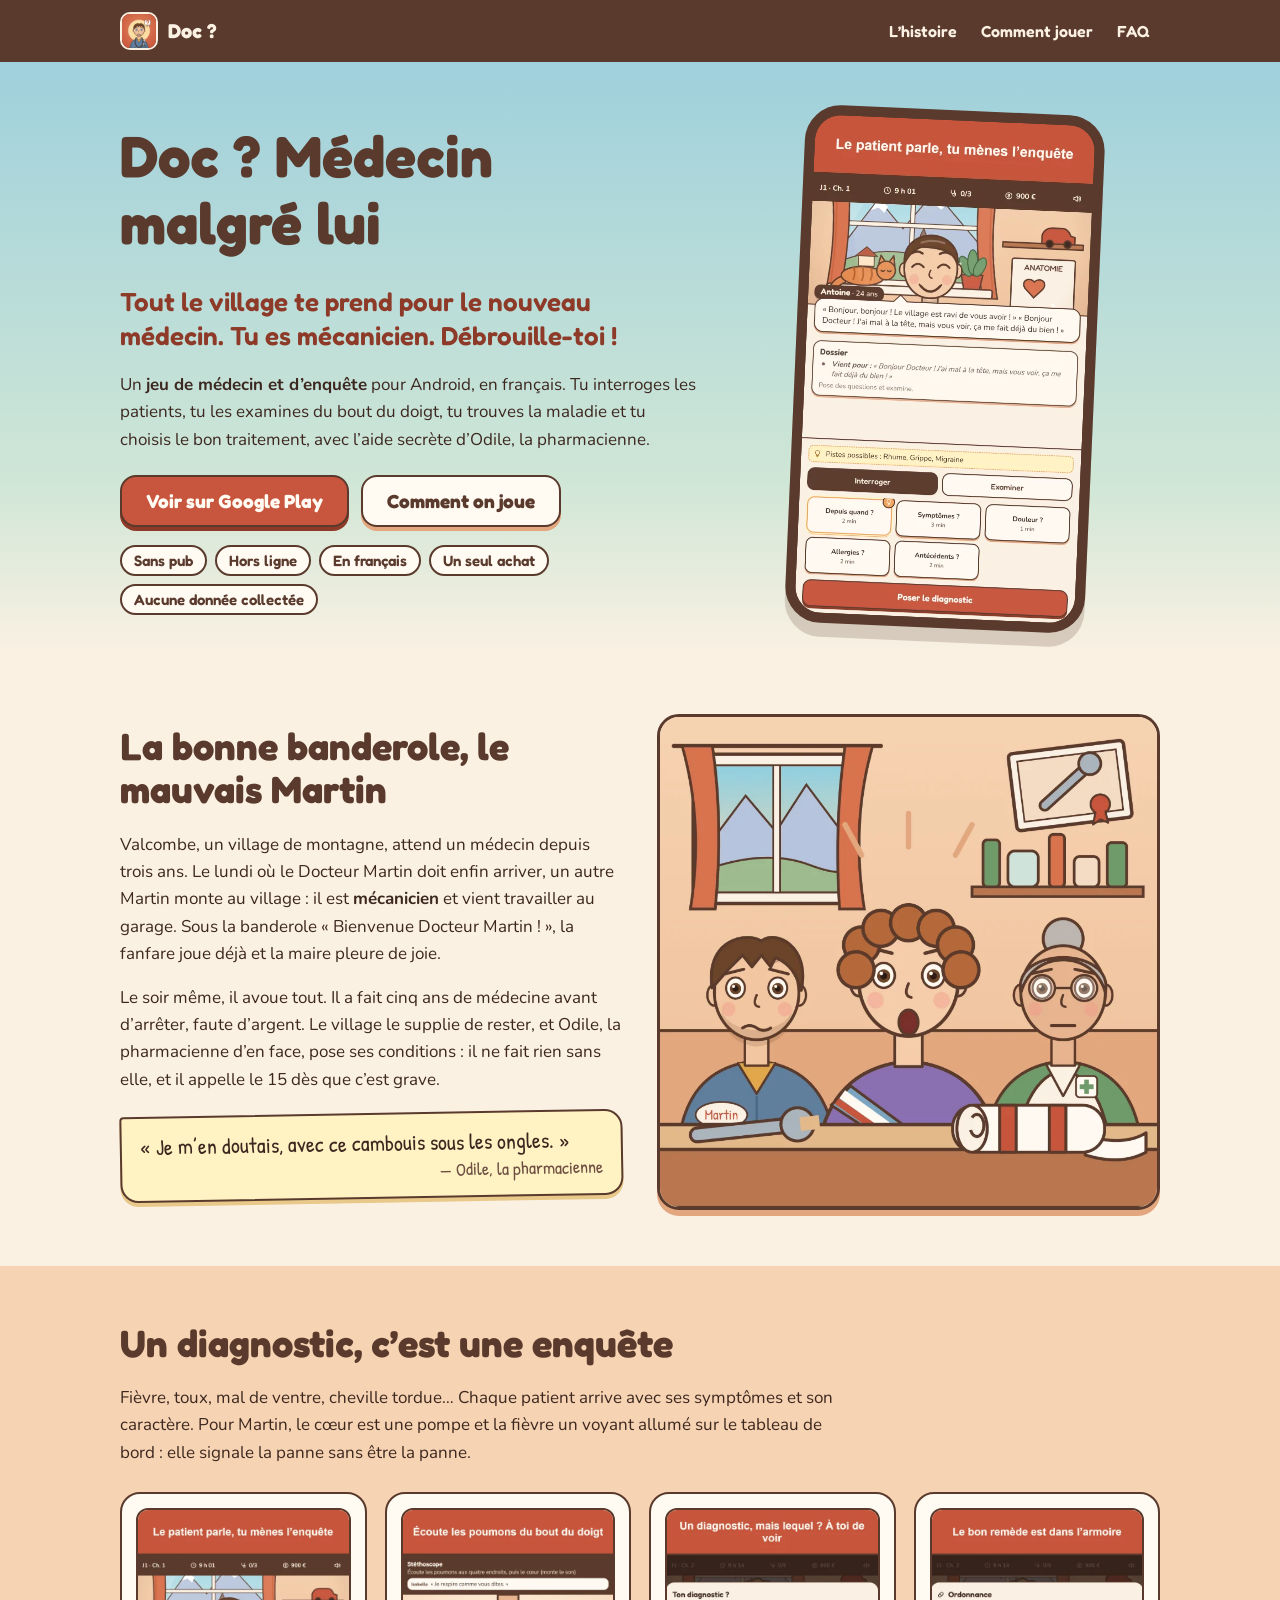
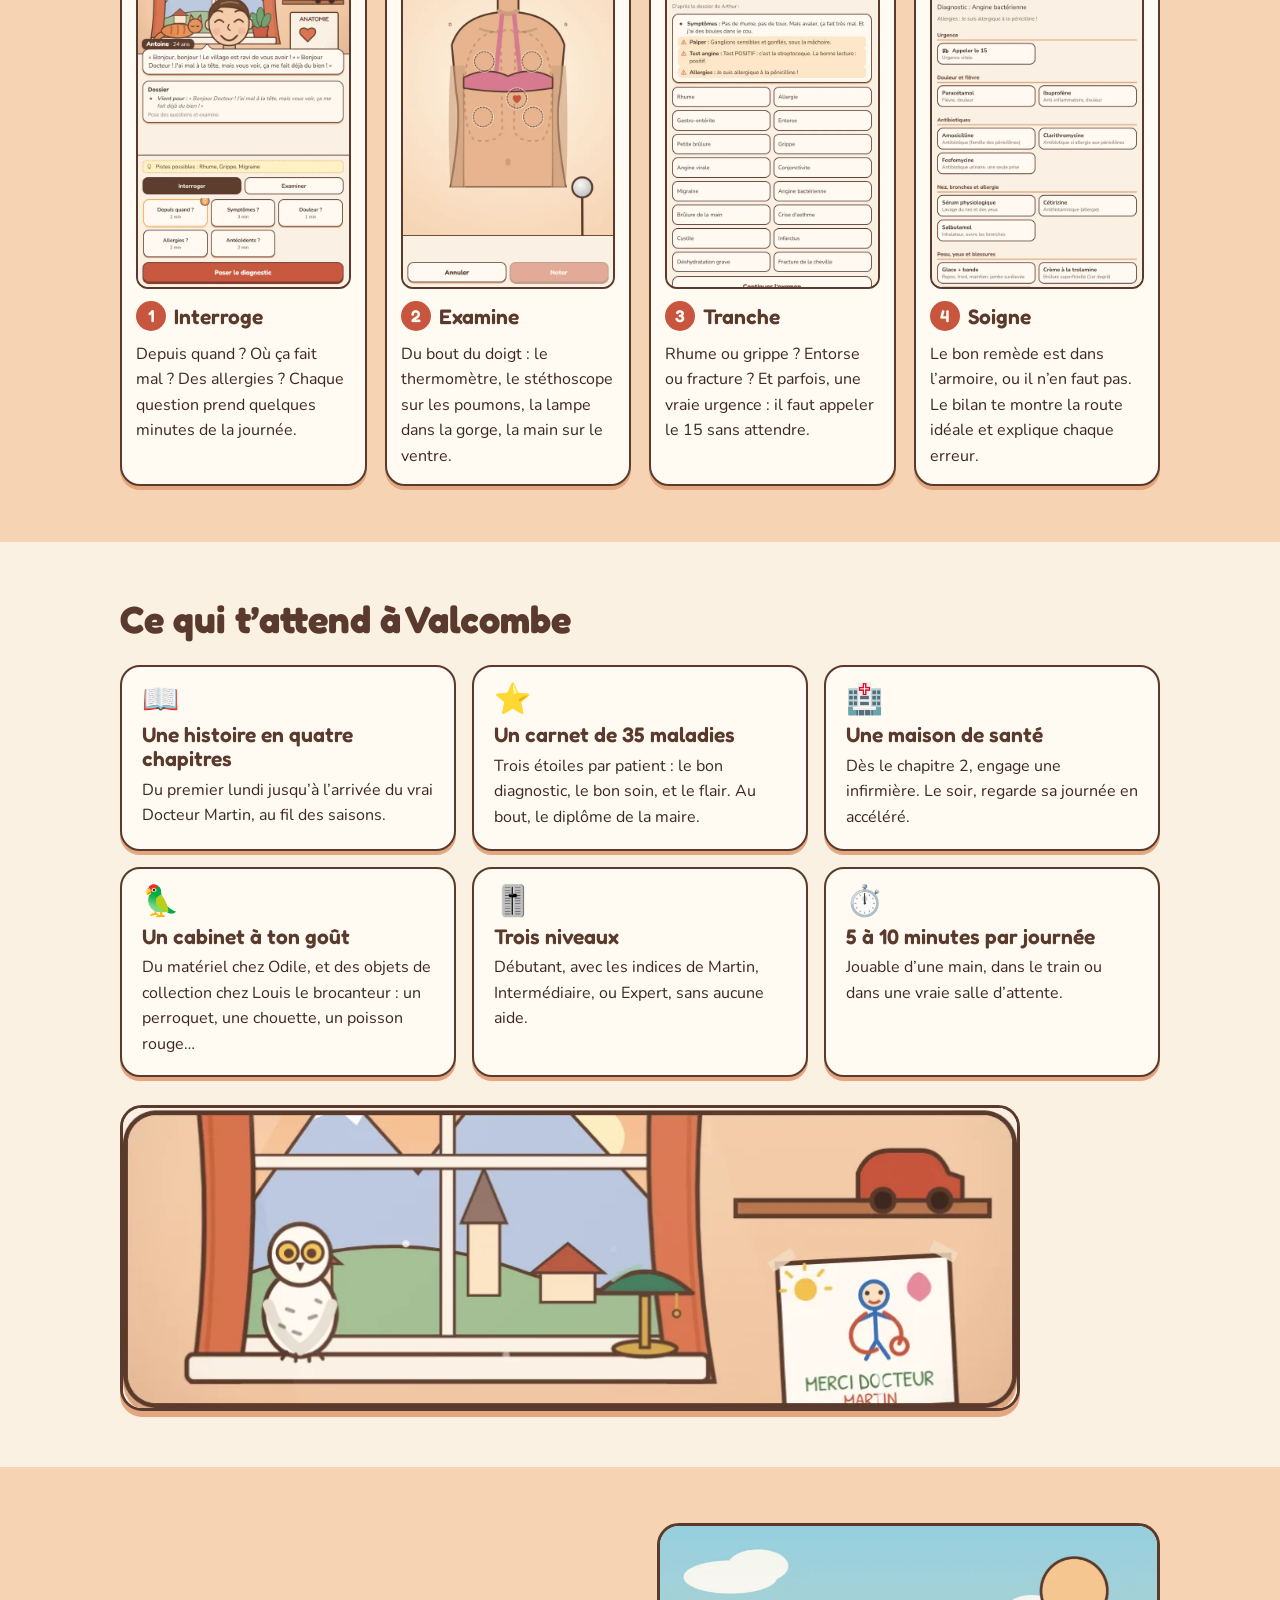
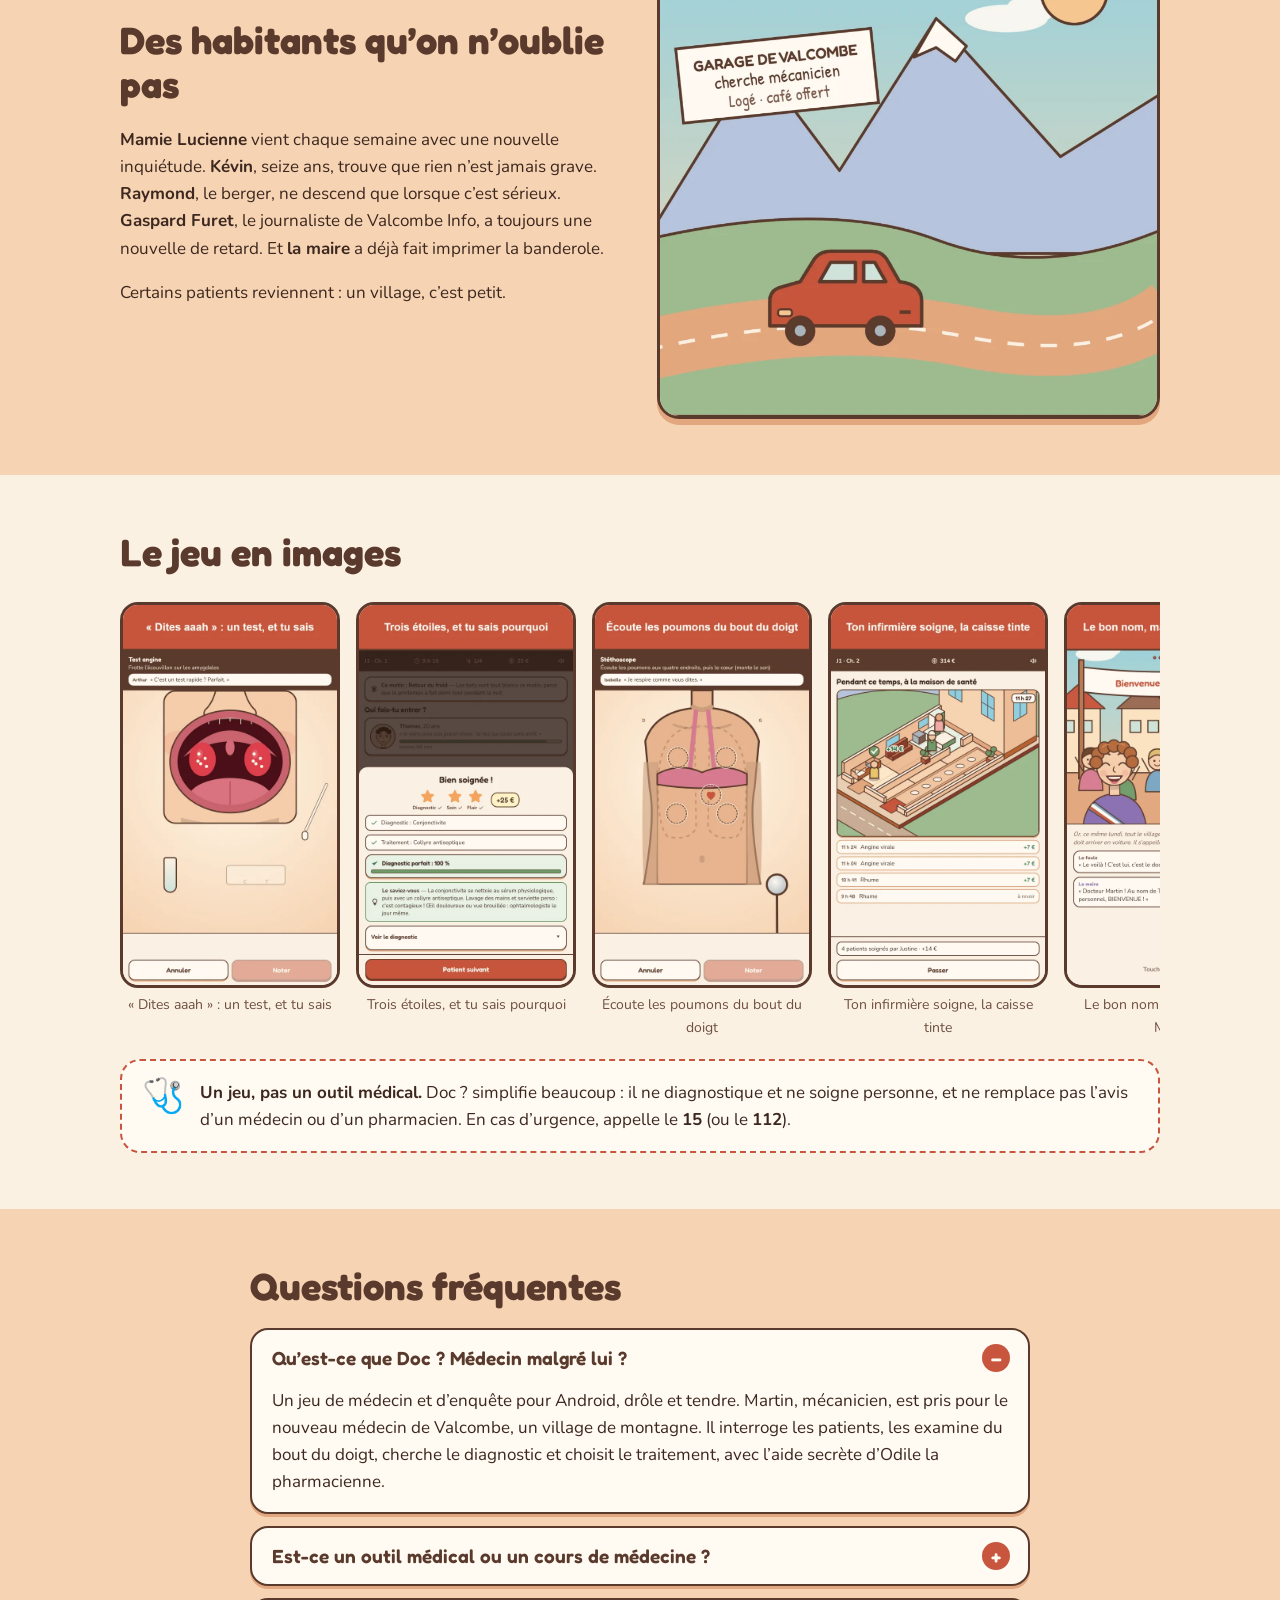
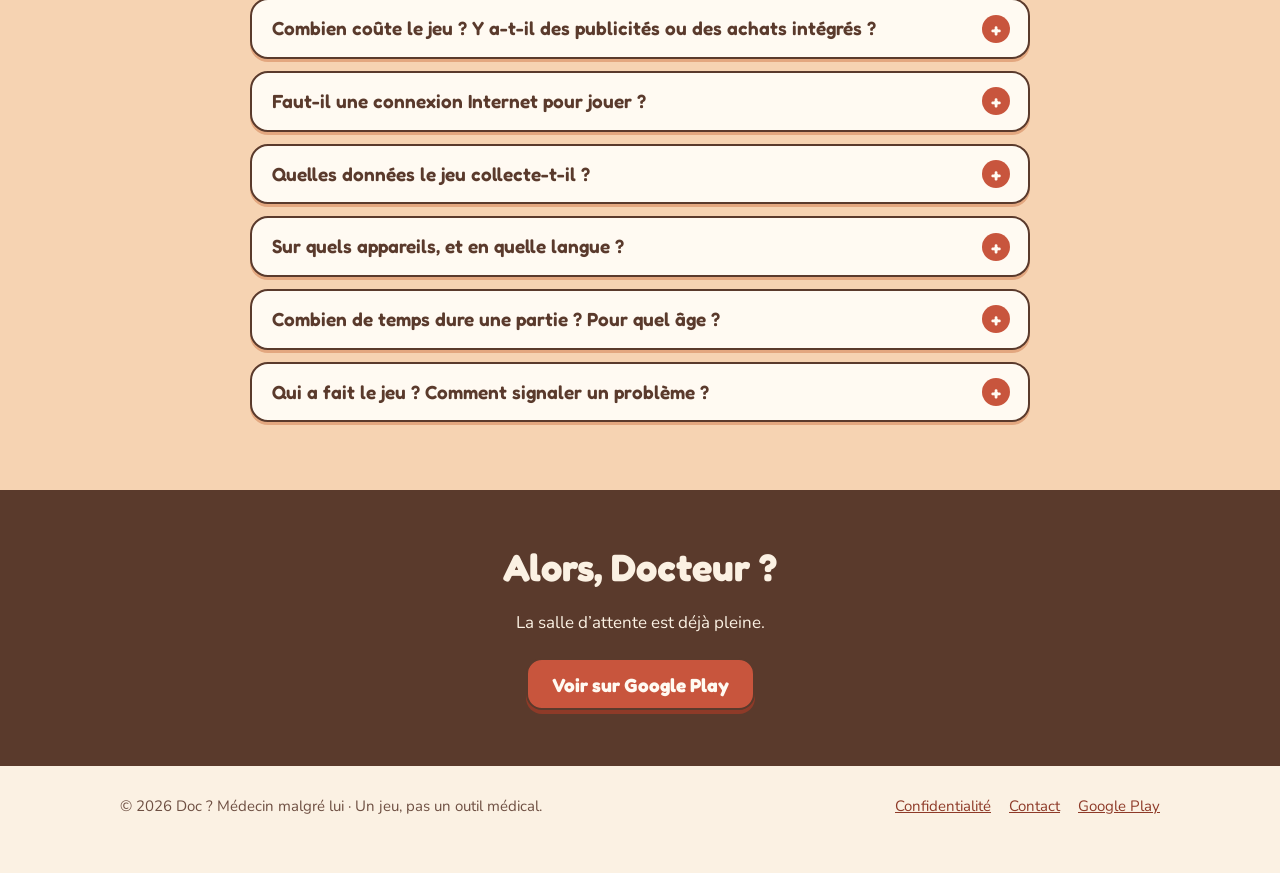
<file: index.html>
<!doctype html>
<html lang="fr">
<head>
<meta charset="utf-8">
<meta name="viewport" content="width=device-width, initial-scale=1">
<title>Doc ? Médecin malgré lui — jeu de médecin et d’enquête sur Android</title>
<meta name="description" content="Un mécanicien pris pour le nouveau médecin d’un village de montagne : interroge, examine du bout du doigt, trouve le diagnostic et soigne. Jeu Android en français, sans pub, hors ligne.">
<link rel="canonical" href="https://c3potes-konto.github.io/doc-medecin-malgre-lui/">
<meta name="robots" content="index, follow, max-image-preview:large">
<meta name="theme-color" content="#5a3a2c">
<link rel="icon" type="image/png" href="favicon.png">
<link rel="apple-touch-icon" href="img/apple-touch-icon.png">
<link rel="preload" href="polices/fredoka-latin-700-normal.woff2" as="font" type="font/woff2" crossorigin>
<link rel="stylesheet" href="style.css">

<meta property="og:type" content="website">
<meta property="og:locale" content="fr_FR">
<meta property="og:site_name" content="Doc ? Médecin malgré lui">
<meta property="og:title" content="Doc ? Médecin malgré lui — le jeu de médecin où tu es… mécanicien">
<meta property="og:description" content="Interroge, examine, trouve le diagnostic et soigne tout un village de montagne. Jeu Android en français, sans pub, hors ligne.">
<meta property="og:url" content="https://c3potes-konto.github.io/doc-medecin-malgre-lui/">
<meta property="og:image" content="https://c3potes-konto.github.io/doc-medecin-malgre-lui/img/partage.png">
<meta property="og:image:width" content="1024">
<meta property="og:image:height" content="500">
<meta property="og:image:alt" content="Doc ? Médecin malgré lui : Martin, le mécanicien, dans son cabinet de médecin de village">
<meta name="twitter:card" content="summary_large_image">

<script type="application/ld+json">
{
  "@context": "https://schema.org",
  "@graph": [
    {
      "@type": "WebSite",
      "@id": "https://c3potes-konto.github.io/doc-medecin-malgre-lui/#site",
      "url": "https://c3potes-konto.github.io/doc-medecin-malgre-lui/",
      "name": "Doc ? Médecin malgré lui",
      "inLanguage": "fr"
    },
    {
      "@type": ["VideoGame", "MobileApplication"],
      "@id": "https://c3potes-konto.github.io/doc-medecin-malgre-lui/#jeu",
      "name": "Doc ? Médecin malgré lui",
      "alternateName": "Doc ?",
      "description": "Jeu de médecin et d’enquête : Martin, un mécanicien pris pour le nouveau médecin du village de Valcombe, interroge les patients, les examine du bout du doigt, cherche le diagnostic et choisit le traitement, avec l’aide d’Odile la pharmacienne. Un jeu, pas un outil médical.",
      "url": "https://c3potes-konto.github.io/doc-medecin-malgre-lui/",
      "sameAs": ["https://play.google.com/store/apps/details?id=fr.valcombe.doc"],
      "image": "https://c3potes-konto.github.io/doc-medecin-malgre-lui/img/icone-512.png",
      "screenshot": [
        "https://c3potes-konto.github.io/doc-medecin-malgre-lui/img/capture-4.webp",
        "https://c3potes-konto.github.io/doc-medecin-malgre-lui/img/capture-5.webp",
        "https://c3potes-konto.github.io/doc-medecin-malgre-lui/img/capture-6.webp"
      ],
      "applicationCategory": "GameApplication",
      "applicationSubCategory": "Simulation, enquête",
      "genre": ["Simulation", "Enquête", "Histoire"],
      "gamePlatform": "Android",
      "operatingSystem": "Android",
      "inLanguage": "fr",
      "playMode": "SinglePlayer",
      "numberOfPlayers": { "@type": "QuantitativeValue", "value": 1 },
      "typicalAgeRange": "13-",
      "offers": { "@type": "Offer", "price": "0.99", "priceCurrency": "EUR", "url": "https://play.google.com/store/apps/details?id=fr.valcombe.doc" },
      "keywords": "jeu de médecin, jeu de diagnostic, jeu d’enquête, médecin de campagne, jeu sans pub, jeu hors ligne, jeu en français, Android",
      "characterAttribute": ["Martin, mécanicien", "Odile, pharmacienne", "la maire de Valcombe", "Louis, brocanteur"]
    },
    {
      "@type": "FAQPage",
      "@id": "https://c3potes-konto.github.io/doc-medecin-malgre-lui/#faq",
      "mainEntity": [
        { "@type": "Question", "name": "Qu’est-ce que Doc ? Médecin malgré lui ?", "acceptedAnswer": { "@type": "Answer", "text": "Un jeu de médecin et d’enquête pour Android, drôle et tendre. Martin, mécanicien, est pris pour le nouveau médecin de Valcombe, un village de montagne. Il interroge les patients, les examine du bout du doigt, cherche le diagnostic et choisit le traitement, avec l’aide secrète d’Odile la pharmacienne." } },
        { "@type": "Question", "name": "Est-ce un outil médical ou un cours de médecine ?", "acceptedAnswer": { "@type": "Answer", "text": "Non. C’est un jeu : il simplifie beaucoup, ne diagnostique et ne soigne personne, et ne remplace pas l’avis d’un médecin ou d’un pharmacien. Les maladies du jeu s’appuient sur des sources médicales sérieuses, mais pour ta santé, parle à un professionnel. En cas d’urgence, appelle le 15 ou le 112." } },
        { "@type": "Question", "name": "Combien coûte le jeu ? Y a-t-il des publicités ou des achats intégrés ?", "acceptedAnswer": { "@type": "Answer", "text": "Le jeu se paie une seule fois sur Google Play (0,99 €), et c’est tout : aucune publicité, aucun achat intégré, aucun compte à créer." } },
        { "@type": "Question", "name": "Faut-il une connexion Internet pour jouer ?", "acceptedAnswer": { "@type": "Answer", "text": "Non. Une fois installé, le jeu se joue entièrement hors ligne." } },
        { "@type": "Question", "name": "Quelles données le jeu collecte-t-il ?", "acceptedAnswer": { "@type": "Answer", "text": "Aucune. La partie est enregistrée seulement sur le téléphone. Le détail est dans la politique de confidentialité." } },
        { "@type": "Question", "name": "Sur quels appareils, et en quelle langue ?", "acceptedAnswer": { "@type": "Answer", "text": "Sur les téléphones et tablettes Android, en français. Il n’y a pas de version iPhone pour l’instant." } },
        { "@type": "Question", "name": "Combien de temps dure une partie ? Pour quel âge ?", "acceptedAnswer": { "@type": "Answer", "text": "Une journée au cabinet dure de 5 à 10 minutes, et l’histoire se déroule en quatre chapitres. Il y a trois niveaux de difficulté : Débutant, avec des indices, Intermédiaire et Expert. Le jeu s’adresse aux 13 ans et plus." } },
        { "@type": "Question", "name": "Qui a fait le jeu ? Comment signaler un problème ?", "acceptedAnswer": { "@type": "Answer", "text": "Doc ? est fait par un développeur indépendant. Pour une question, un bug ou une idée : wtffilosophie@gmail.com." } }
      ]
    }
  ]
}
</script>
</head>
<body>
<a class="lien-evitement" href="#contenu">Aller au contenu</a>

<header class="entete">
  <div class="enveloppe">
    <a class="marque" href="./"><img src="img/icone-192.png" width="38" height="38" alt="">Doc&nbsp;?</a>
    <nav aria-label="Menu">
      <a href="#histoire">L’histoire</a>
      <a href="#jouer">Comment jouer</a>
      <a class="garder" href="#faq">FAQ</a>
    </nav>
  </div>
</header>

<main id="contenu">
  <section class="accueil" aria-labelledby="titre">
    <div class="enveloppe">
      <div>
        <h1 id="titre">Doc&nbsp;? Médecin malgré&nbsp;lui</h1>
        <p class="sous-titre">Tout le village te prend pour le nouveau médecin. Tu es mécanicien. Débrouille-toi&nbsp;!</p>
        <p>Un <strong>jeu de médecin et d’enquête</strong> pour Android, en français. Tu interroges les patients, tu les examines du bout du doigt, tu trouves la maladie et tu choisis le bon traitement, avec l’aide secrète d’Odile, la pharmacienne.</p>
        <div class="actions">
          <a class="bouton" href="https://play.google.com/store/apps/details?id=fr.valcombe.doc">Voir sur Google Play</a>
          <a class="bouton secondaire" href="#jouer">Comment on joue</a>
        </div>
        <ul class="pastilles" aria-label="En bref">
          <li>Sans pub</li><li>Hors ligne</li><li>En français</li><li>Un seul achat</li><li>Aucune donnée collectée</li>
        </ul>
      </div>
      <div class="telephone">
        <img src="img/capture-4.webp" width="540" height="960" alt="Une consultation dans le jeu : le patient décrit ses symptômes, Martin mène l’enquête" fetchpriority="high">
      </div>
    </div>
  </section>

  <section id="histoire" aria-labelledby="titre-histoire">
    <div class="enveloppe deux-colonnes">
      <div>
        <h2 id="titre-histoire">La bonne banderole, le mauvais Martin</h2>
        <p>Valcombe, un village de montagne, attend un médecin depuis trois ans. Le lundi où le Docteur Martin doit enfin arriver, un autre Martin monte au village&nbsp;: il est <strong>mécanicien</strong> et vient travailler au garage. Sous la banderole «&nbsp;Bienvenue Docteur Martin&nbsp;!&nbsp;», la fanfare joue déjà et la maire pleure de joie.</p>
        <p>Le soir même, il avoue tout. Il a fait cinq ans de médecine avant d’arrêter, faute d’argent. Le village le supplie de rester, et Odile, la pharmacienne d’en face, pose ses conditions&nbsp;: il ne fait rien sans elle, et il appelle le 15 dès que c’est grave.</p>
        <blockquote class="note-odile">« Je m’en doutais, avec ce cambouis sous les ongles. »<cite>— Odile, la pharmacienne</cite></blockquote>
      </div>
      <img class="dessin" src="img/aveu.webp" width="900" height="887" loading="lazy" alt="Martin avoue à la maire et à Odile qu’il est mécanicien et non médecin">
    </div>
  </section>

  <section id="jouer" class="alterne" aria-labelledby="titre-jouer">
    <div class="enveloppe">
      <div class="intro-section">
        <h2 id="titre-jouer">Un diagnostic, c’est une enquête</h2>
        <p>Fièvre, toux, mal de ventre, cheville tordue… Chaque patient arrive avec ses symptômes et son caractère. Pour Martin, le cœur est une pompe et la fièvre un voyant allumé sur le tableau de bord&nbsp;: elle signale la panne sans être la panne.</p>
      </div>
      <ol class="etapes">
        <li><img src="img/capture-4.webp" width="540" height="960" loading="lazy" alt="Le patient répond aux questions"><h3>Interroge</h3><p>Depuis quand&nbsp;? Où ça fait mal&nbsp;? Des allergies&nbsp;? Chaque question prend quelques minutes de la journée.</p></li>
        <li><img src="img/capture-5.webp" width="540" height="960" loading="lazy" alt="Le stéthoscope posé sur la poitrine du patient"><h3>Examine</h3><p>Du bout du doigt&nbsp;: le thermomètre, le stéthoscope sur les poumons, la lampe dans la gorge, la main sur le ventre.</p></li>
        <li><img src="img/capture-2.webp" width="540" height="960" loading="lazy" alt="Le choix du diagnostic parmi plusieurs maladies"><h3>Tranche</h3><p>Rhume ou grippe&nbsp;? Entorse ou fracture&nbsp;? Et parfois, une vraie urgence&nbsp;: il faut appeler le 15 sans attendre.</p></li>
        <li><img src="img/capture-3.webp" width="540" height="960" loading="lazy" alt="L’armoire des traitements du cabinet"><h3>Soigne</h3><p>Le bon remède est dans l’armoire, ou il n’en faut pas. Le bilan te montre la route idéale et explique chaque erreur.</p></li>
      </ol>
    </div>
  </section>

  <section aria-labelledby="titre-contenu">
    <div class="enveloppe">
      <h2 id="titre-contenu">Ce qui t’attend à Valcombe</h2>
      <div class="cartes">
        <article class="carte"><span class="emoji" aria-hidden="true">📖</span><h3>Une histoire en quatre chapitres</h3><p>Du premier lundi jusqu’à l’arrivée du vrai Docteur Martin, au fil des saisons.</p></article>
        <article class="carte"><span class="emoji" aria-hidden="true">⭐</span><h3>Un carnet de 35 maladies</h3><p>Trois étoiles par patient&nbsp;: le bon diagnostic, le bon soin, et le flair. Au bout, le diplôme de la maire.</p></article>
        <article class="carte"><span class="emoji" aria-hidden="true">🏥</span><h3>Une maison de santé</h3><p>Dès le chapitre 2, engage une infirmière. Le soir, regarde sa journée en accéléré.</p></article>
        <article class="carte"><span class="emoji" aria-hidden="true">🦜</span><h3>Un cabinet à ton goût</h3><p>Du matériel chez Odile, et des objets de collection chez Louis le brocanteur&nbsp;: un perroquet, une chouette, un poisson rouge…</p></article>
        <article class="carte"><span class="emoji" aria-hidden="true">🎚️</span><h3>Trois niveaux</h3><p>Débutant, avec les indices de Martin, Intermédiaire, ou Expert, sans aucune aide.</p></article>
        <article class="carte"><span class="emoji" aria-hidden="true">⏱️</span><h3>5 à 10 minutes par journée</h3><p>Jouable d’une main, dans le train ou dans une vraie salle d’attente.</p></article>
      </div>
      <img class="dessin" style="margin-top:28px" src="img/cabinet.webp" width="900" height="302" loading="lazy" alt="Le cabinet de Martin décoré : une chouette sur le rebord de la fenêtre, une lampe et un dessin d’enfant « Merci Docteur »">
    </div>
  </section>

  <section class="alterne" aria-labelledby="titre-habitants">
    <div class="enveloppe deux-colonnes">
      <div>
        <h2 id="titre-habitants">Des habitants qu’on n’oublie pas</h2>
        <p><strong>Mamie Lucienne</strong> vient chaque semaine avec une nouvelle inquiétude. <strong>Kévin</strong>, seize ans, trouve que rien n’est jamais grave. <strong>Raymond</strong>, le berger, ne descend que lorsque c’est sérieux. <strong>Gaspard Furet</strong>, le journaliste de Valcombe Info, a toujours une nouvelle de retard. Et <strong>la maire</strong> a déjà fait imprimer la banderole.</p>
        <p>Certains patients reviennent&nbsp;: un village, c’est petit.</p>
      </div>
      <img class="dessin" src="img/banderole.webp" width="900" height="887" loading="lazy" alt="L’arrivée à Valcombe : la voiture rouge de Martin sous les montagnes, et l’affiche du garage qui cherche un mécanicien">
    </div>
  </section>

  <section aria-labelledby="titre-galerie">
    <div class="enveloppe">
      <h2 id="titre-galerie">Le jeu en images</h2>
      <div class="galerie" tabindex="0" aria-label="Captures d’écran, à faire défiler">
        <figure><img src="img/capture-1.webp" width="540" height="960" loading="lazy" alt="Le test angine avec l’écouvillon"><figcaption>« Dites aaah » : un test, et tu sais</figcaption></figure>
        <figure><img src="img/capture-6.webp" width="540" height="960" loading="lazy" alt="Le bilan d’un patient bien soigné, avec trois étoiles"><figcaption>Trois étoiles, et tu sais pourquoi</figcaption></figure>
        <figure><img src="img/capture-5.webp" width="540" height="960" loading="lazy" alt="L’écoute des poumons au stéthoscope"><figcaption>Écoute les poumons du bout du doigt</figcaption></figure>
        <figure><img src="img/capture-8.webp" width="540" height="960" loading="lazy" alt="Le film du soir de la maison de santé"><figcaption>Ton infirmière soigne, la caisse tinte</figcaption></figure>
        <figure><img src="img/capture-7.webp" width="540" height="960" loading="lazy" alt="La banderole de bienvenue de l’introduction"><figcaption>Le bon nom, mais pas le bon Martin</figcaption></figure>
        <figure><img src="img/capture-2.webp" width="540" height="960" loading="lazy" alt="Le choix du diagnostic"><figcaption>Un diagnostic, mais lequel&nbsp;?</figcaption></figure>
      </div>
      <div class="avertissement" role="note">
        <span class="emoji" aria-hidden="true">🩺</span>
        <div>
          <p><strong>Un jeu, pas un outil médical.</strong> Doc&nbsp;? simplifie beaucoup&nbsp;: il ne diagnostique et ne soigne personne, et ne remplace pas l’avis d’un médecin ou d’un pharmacien. En cas d’urgence, appelle le <strong>15</strong> (ou le <strong>112</strong>).</p>
        </div>
      </div>
    </div>
  </section>

  <section id="faq" class="alterne" aria-labelledby="titre-faq">
    <div class="enveloppe faq">
      <h2 id="titre-faq">Questions fréquentes</h2>
      <details open><summary>Qu’est-ce que Doc&nbsp;? Médecin malgré lui&nbsp;?</summary><div><p>Un jeu de médecin et d’enquête pour Android, drôle et tendre. Martin, mécanicien, est pris pour le nouveau médecin de Valcombe, un village de montagne. Il interroge les patients, les examine du bout du doigt, cherche le diagnostic et choisit le traitement, avec l’aide secrète d’Odile la pharmacienne.</p></div></details>
      <details><summary>Est-ce un outil médical ou un cours de médecine&nbsp;?</summary><div><p>Non. C’est un jeu&nbsp;: il simplifie beaucoup, ne diagnostique et ne soigne personne, et ne remplace pas l’avis d’un médecin ou d’un pharmacien. Les maladies du jeu s’appuient sur des sources médicales sérieuses, mais pour ta santé, parle à un professionnel. En cas d’urgence, appelle le 15 ou le 112.</p></div></details>
      <details><summary>Combien coûte le jeu&nbsp;? Y a-t-il des publicités ou des achats intégrés&nbsp;?</summary><div><p>Le jeu se paie une seule fois sur Google Play (0,99&nbsp;€), et c’est tout&nbsp;: aucune publicité, aucun achat intégré, aucun compte à créer.</p></div></details>
      <details><summary>Faut-il une connexion Internet pour jouer&nbsp;?</summary><div><p>Non. Une fois installé, le jeu se joue entièrement hors ligne, dans le train comme en montagne.</p></div></details>
      <details><summary>Quelles données le jeu collecte-t-il&nbsp;?</summary><div><p>Aucune. Ta partie est enregistrée seulement sur ton téléphone. Le détail est dans la <a href="confidentialite.html">politique de confidentialité</a>.</p></div></details>
      <details><summary>Sur quels appareils, et en quelle langue&nbsp;?</summary><div><p>Sur les téléphones et tablettes Android, en français. Il n’y a pas de version iPhone pour l’instant.</p></div></details>
      <details><summary>Combien de temps dure une partie&nbsp;? Pour quel âge&nbsp;?</summary><div><p>Une journée au cabinet dure de 5 à 10 minutes, et l’histoire se déroule en quatre chapitres. Il y a trois niveaux de difficulté&nbsp;: Débutant, avec des indices, Intermédiaire et Expert. Le jeu s’adresse aux 13 ans et plus.</p></div></details>
      <details><summary>Qui a fait le jeu&nbsp;? Comment signaler un problème&nbsp;?</summary><div><p>Doc&nbsp;? est fait par un développeur indépendant, seul et avec soin. Une question, un bug, une idée&nbsp;? Écris à <a href="mailto:wtffilosophie@gmail.com">wtffilosophie@gmail.com</a>&nbsp;: chaque message est lu.</p></div></details>
    </div>
  </section>

  <section class="appel" aria-labelledby="titre-appel">
    <div class="enveloppe">
      <h2 id="titre-appel">Alors, Docteur&nbsp;?</h2>
      <p>La salle d’attente est déjà pleine.</p>
      <a class="bouton" href="https://play.google.com/store/apps/details?id=fr.valcombe.doc">Voir sur Google Play</a>
    </div>
  </section>
</main>

<footer class="pied">
  <div class="enveloppe">
    <p>© 2026 Doc&nbsp;? Médecin malgré lui · Un jeu, pas un outil médical.</p>
    <nav aria-label="Liens utiles">
      <a href="confidentialite.html">Confidentialité</a>
      <a href="mailto:wtffilosophie@gmail.com">Contact</a>
      <a href="https://play.google.com/store/apps/details?id=fr.valcombe.doc">Google Play</a>
    </nav>
  </div>
</footer>
</body>
</html>
</file>
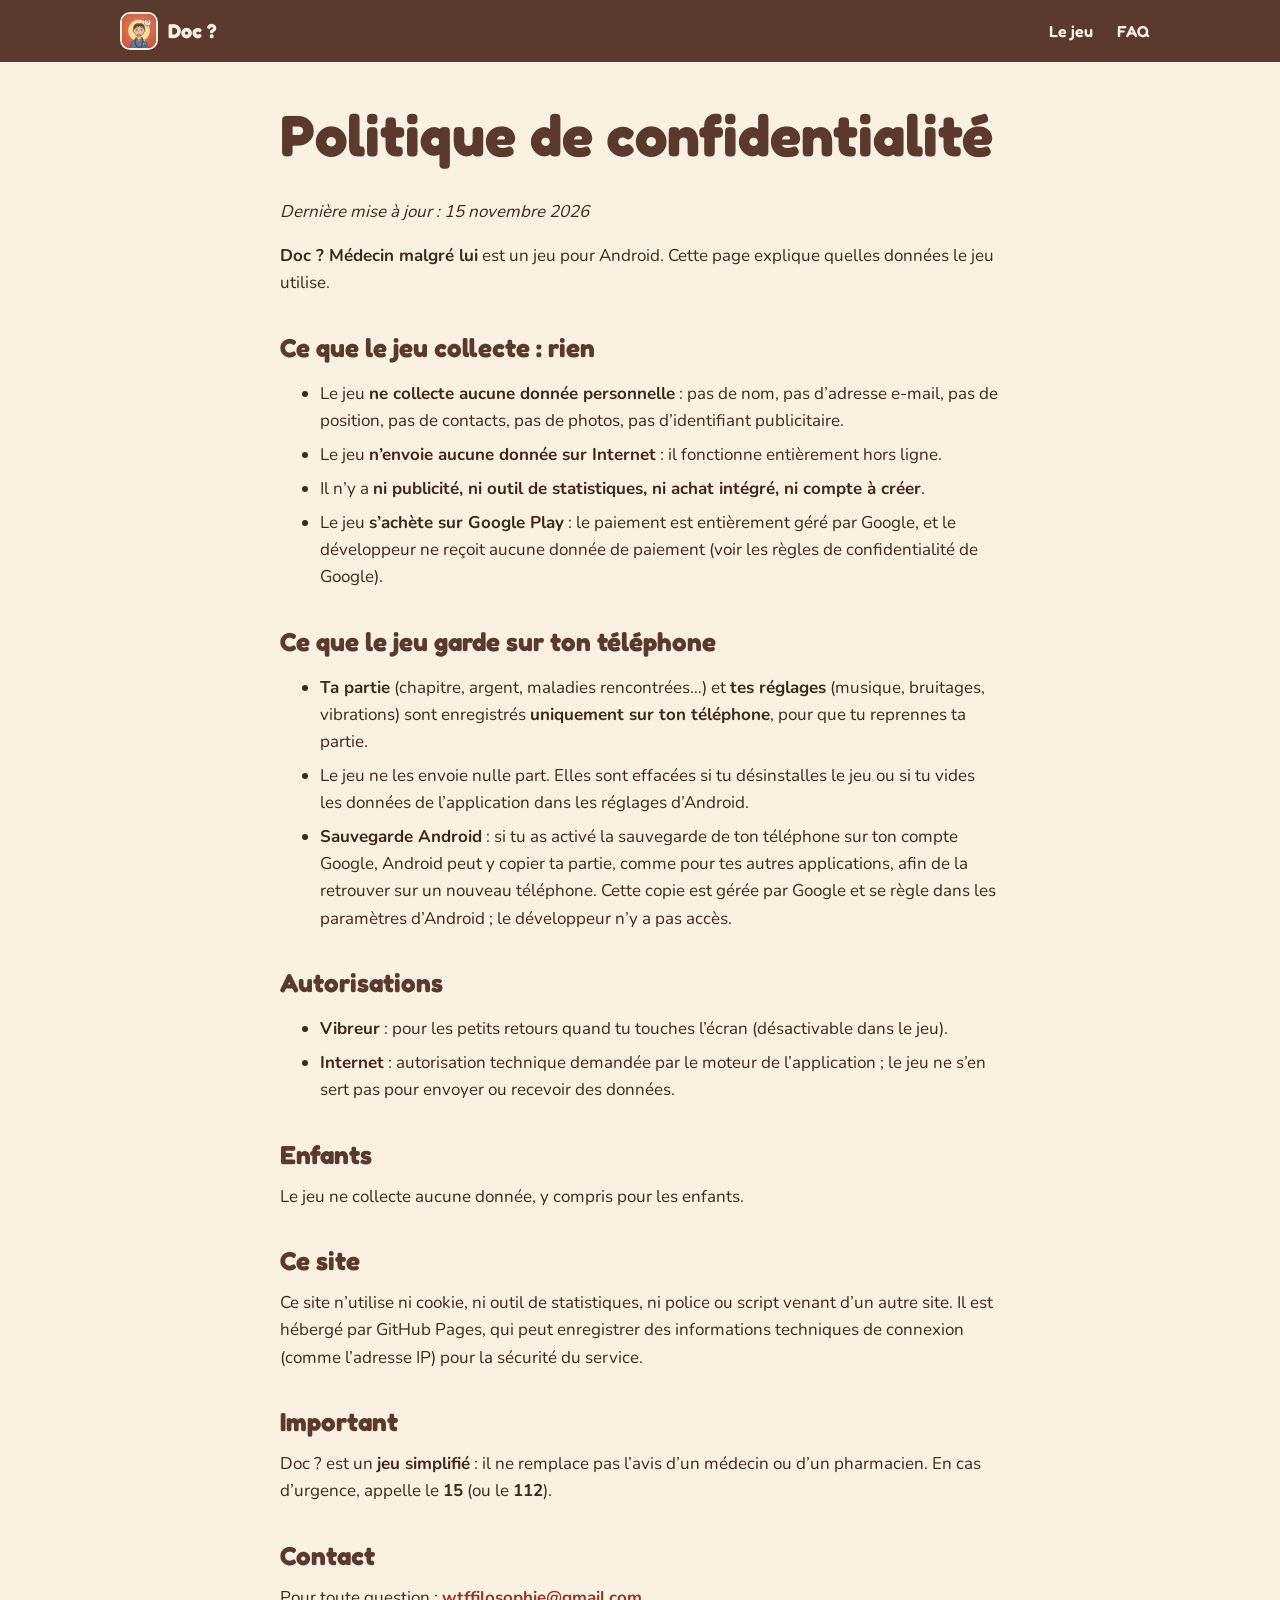
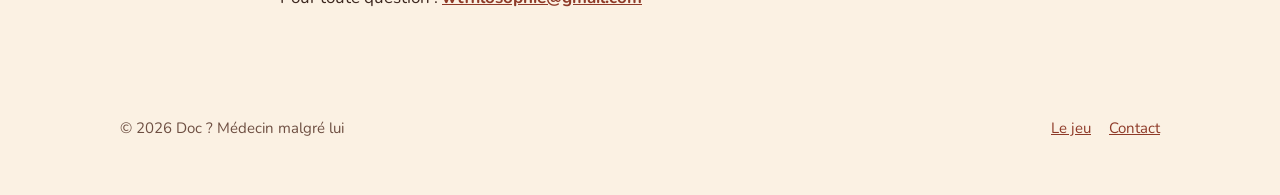
<file: confidentialite.html>
<!doctype html>
<html lang="fr">
<head>
<meta charset="utf-8">
<meta name="viewport" content="width=device-width, initial-scale=1">
<title>Politique de confidentialité — Doc ? Médecin malgré lui</title>
<meta name="description" content="Doc ? Médecin malgré lui ne collecte aucune donnée personnelle : pas de publicité, pas de statistiques, pas de compte. La partie reste sur ton téléphone.">
<link rel="canonical" href="https://c3potes-konto.github.io/doc-medecin-malgre-lui/confidentialite.html">
<meta name="theme-color" content="#5a3a2c">
<link rel="icon" type="image/png" href="favicon.png">
<link rel="stylesheet" href="style.css">
</head>
<body>
<header class="entete">
  <div class="enveloppe">
    <a class="marque" href="./"><img src="img/icone-192.png" width="38" height="38" alt="">Doc&nbsp;?</a>
    <nav aria-label="Menu"><a class="garder" href="./">Le jeu</a><a class="garder" href="./#faq">FAQ</a></nav>
  </div>
</header>
<main class="enveloppe page-texte">
  <h1>Politique de confidentialité</h1>
  <p><em>Dernière mise à jour : 15 novembre 2026</em></p>
  <p><strong>Doc&nbsp;? Médecin malgré lui</strong> est un jeu pour Android. Cette page explique quelles données le jeu utilise.</p>

  <h2>Ce que le jeu collecte : rien</h2>
  <ul>
    <li>Le jeu <strong>ne collecte aucune donnée personnelle</strong> : pas de nom, pas d’adresse e-mail, pas de position, pas de contacts, pas de photos, pas d’identifiant publicitaire.</li>
    <li>Le jeu <strong>n’envoie aucune donnée sur Internet</strong> : il fonctionne entièrement hors ligne.</li>
    <li>Il n’y a <strong>ni publicité, ni outil de statistiques, ni achat intégré, ni compte à créer</strong>.</li>
    <li>Le jeu <strong>s’achète sur Google Play</strong> : le paiement est entièrement géré par Google, et le développeur ne reçoit aucune donnée de paiement (voir les règles de confidentialité de Google).</li>
  </ul>

  <h2>Ce que le jeu garde sur ton téléphone</h2>
  <ul>
    <li><strong>Ta partie</strong> (chapitre, argent, maladies rencontrées…) et <strong>tes réglages</strong> (musique, bruitages, vibrations) sont enregistrés <strong>uniquement sur ton téléphone</strong>, pour que tu reprennes ta partie.</li>
    <li>Le jeu ne les envoie nulle part. Elles sont effacées si tu désinstalles le jeu ou si tu vides les données de l’application dans les réglages d’Android.</li>
    <li><strong>Sauvegarde Android</strong> : si tu as activé la sauvegarde de ton téléphone sur ton compte Google, Android peut y copier ta partie, comme pour tes autres applications, afin de la retrouver sur un nouveau téléphone. Cette copie est gérée par Google et se règle dans les paramètres d’Android ; le développeur n’y a pas accès.</li>
  </ul>

  <h2>Autorisations</h2>
  <ul>
    <li><strong>Vibreur</strong> : pour les petits retours quand tu touches l’écran (désactivable dans le jeu).</li>
    <li><strong>Internet</strong> : autorisation technique demandée par le moteur de l’application ; le jeu ne s’en sert pas pour envoyer ou recevoir des données.</li>
  </ul>

  <h2>Enfants</h2>
  <p>Le jeu ne collecte aucune donnée, y compris pour les enfants.</p>

  <h2>Ce site</h2>
  <p>Ce site n’utilise ni cookie, ni outil de statistiques, ni police ou script venant d’un autre site. Il est hébergé par GitHub Pages, qui peut enregistrer des informations techniques de connexion (comme l’adresse IP) pour la sécurité du service.</p>

  <h2>Important</h2>
  <p>Doc&nbsp;? est un <strong>jeu simplifié</strong> : il ne remplace pas l’avis d’un médecin ou d’un pharmacien. En cas d’urgence, appelle le <strong>15</strong> (ou le <strong>112</strong>).</p>

  <h2>Contact</h2>
  <p>Pour toute question : <a href="mailto:wtffilosophie@gmail.com"><strong>wtffilosophie@gmail.com</strong></a></p>
</main>
<footer class="pied"><div class="enveloppe"><p>© 2026 Doc&nbsp;? Médecin malgré lui</p><nav aria-label="Liens utiles"><a href="./">Le jeu</a><a href="mailto:wtffilosophie@gmail.com">Contact</a></nav></div></footer>
</body>
</html>
</file>
<file: style.css>
/* Site de Doc ? Médecin malgré lui : les couleurs, les polices et les cartes du jeu (src/ui/styles.css). */
@font-face { font-family: 'Fredoka'; font-weight: 600; font-display: swap; src: url('polices/fredoka-latin-600-normal.woff2') format('woff2'); }
@font-face { font-family: 'Fredoka'; font-weight: 700; font-display: swap; src: url('polices/fredoka-latin-700-normal.woff2') format('woff2'); }
@font-face { font-family: 'Nunito'; font-weight: 400; font-display: swap; src: url('polices/nunito-latin-400-normal.woff2') format('woff2'); }
@font-face { font-family: 'Nunito'; font-weight: 700; font-display: swap; src: url('polices/nunito-latin-700-normal.woff2') format('woff2'); }
@font-face { font-family: 'Patrick Hand'; font-weight: 400; font-display: swap; src: url('polices/patrick-hand-latin-400-normal.woff2') format('woff2'); }

:root {
  --brun: #5a3a2c; --creme: #fbf1e3; --carte: #fffaf2; --texte: #3d2820; --texte-2: #6e4f42;
  --terracotta: #c8553d; --terracotta-ombre: #8e3a28; --sauge: #6f9a6a; --ambre: #f6a35c; --jaune: #fff3c4;
  --mur: #f6d3b2; --lambris: #e3a77f; --ciel: #9fd0dc;
  --titre: 'Fredoka', system-ui, sans-serif; --corps: 'Nunito', system-ui, sans-serif; --main: 'Patrick Hand', cursive;
  --largeur: 1080px;
}
* { box-sizing: border-box; }
html { scroll-behavior: smooth; }
body { margin: 0; background: var(--creme); color: var(--texte); font: 400 17px/1.6 var(--corps); }
img { max-width: 100%; height: auto; display: block; }
a { color: var(--terracotta-ombre); }
h1, h2, h3 { font-family: var(--titre); color: var(--brun); line-height: 1.15; margin: 0 0 .5em; }
h1 { font-size: clamp(34px, 6vw, 58px); font-weight: 700; }
h2 { font-size: clamp(27px, 4vw, 38px); font-weight: 700; }
h3 { font-size: 21px; font-weight: 600; }
p { margin: 0 0 1em; }
.enveloppe { max-width: var(--largeur); margin: 0 auto; padding: 0 20px; }
.lien-evitement { position: absolute; left: -999px; top: 8px; background: var(--carte); padding: 8px 12px; z-index: 10; }
.lien-evitement:focus { left: 8px; }
:focus-visible { outline: 3px solid var(--terracotta); outline-offset: 3px; border-radius: 6px; }

/* En-tête */
.entete { position: sticky; top: 0; z-index: 5; background: var(--brun); color: var(--creme); }
.entete .enveloppe { display: flex; align-items: center; gap: 14px; min-height: 62px; }
.marque { display: flex; align-items: center; gap: 10px; color: var(--creme); text-decoration: none; font: 700 20px var(--titre); }
.marque img { width: 38px; height: 38px; border-radius: 10px; border: 2px solid var(--creme); }
.entete nav { margin-left: auto; display: flex; gap: 4px; }
.entete nav a { color: var(--creme); text-decoration: none; font: 600 16px var(--titre); padding: 8px 10px; border-radius: 10px; }
.entete nav a:hover { background: #ffffff1f; }

/* Boutons et pastilles */
.bouton { display: inline-flex; align-items: center; justify-content: center; gap: 8px; min-height: 52px; padding: 0 24px;
  border: 2px solid var(--brun); border-radius: 16px; background: var(--terracotta); color: #fffaf2; text-decoration: none;
  font: 700 19px var(--titre); box-shadow: 0 4px 0 var(--terracotta-ombre); transition: transform .12s, box-shadow .12s; }
.bouton:hover { transform: translateY(-2px); box-shadow: 0 6px 0 var(--terracotta-ombre); }
.bouton:active { transform: translateY(2px); box-shadow: 0 2px 0 var(--terracotta-ombre); }
.bouton.secondaire { background: var(--carte); color: var(--brun); box-shadow: 0 4px 0 var(--lambris); }
.pastilles { display: flex; flex-wrap: wrap; gap: 8px; padding: 0; margin: 18px 0 0; list-style: none; }
.pastilles li { padding: 4px 12px; border: 2px solid var(--brun); border-radius: 999px; background: var(--carte); font: 600 15px var(--titre); color: var(--brun); }

/* Accueil */
.accueil { background: linear-gradient(var(--ciel), #cfe6d6 70%, var(--creme)); padding: 48px 0 30px; overflow: hidden; }
.accueil .enveloppe { display: grid; gap: 30px; align-items: center; grid-template-columns: 1.15fr .85fr; }
.accueil .sous-titre { font: 600 clamp(20px, 2.6vw, 26px)/1.3 var(--titre); color: var(--terracotta-ombre); margin-bottom: .7em; }
.accueil .actions { display: flex; flex-wrap: wrap; gap: 12px; margin-top: 22px; }
.telephone { justify-self: center; width: min(300px, 76vw); border: 10px solid var(--brun); border-radius: 36px; overflow: hidden;
  background: var(--brun); box-shadow: 0 14px 0 #5a3a2c33; transform: rotate(2.5deg); }
.telephone img { border-radius: 26px; }

/* Sections */
section { padding: 56px 0; scroll-margin-top: 62px; }
section.alterne { background: var(--mur); }
.intro-section { max-width: 720px; }
.deux-colonnes { display: grid; grid-template-columns: 1fr 1fr; gap: 34px; align-items: center; }
.dessin { border: 3px solid var(--brun); border-radius: 22px; overflow: hidden; box-shadow: 0 6px 0 var(--lambris); background: var(--carte); }
.note-odile { margin: 20px 0 0; padding: 14px 18px; background: var(--jaune); border: 2px solid var(--brun); border-radius: 4px 18px 18px 18px;
  font: 400 22px/1.35 var(--main); color: var(--texte); transform: rotate(-1deg); box-shadow: 0 4px 0 #e8c98a; }
.note-odile cite { display: block; font-style: normal; text-align: right; font-size: 18px; color: var(--texte-2); }

.etapes { display: grid; grid-template-columns: repeat(4, 1fr); gap: 18px; padding: 0; margin: 26px 0 0; list-style: none; counter-reset: etape; }
.etapes li { background: var(--carte); border: 2px solid var(--brun); border-radius: 20px; padding: 14px; box-shadow: 0 4px 0 var(--lambris); counter-increment: etape; }
.etapes img { border-radius: 12px; border: 2px solid var(--brun); margin-bottom: 12px; aspect-ratio: 9 / 16; object-fit: cover; object-position: top; width: 100%; }
.etapes h3::before { content: counter(etape); display: inline-grid; place-items: center; width: 30px; height: 30px; margin-right: 8px;
  border-radius: 50%; background: var(--terracotta); color: #fffaf2; font-size: 17px; vertical-align: 2px; }
.etapes p { font-size: 16px; margin: 0; }

.cartes { display: grid; grid-template-columns: repeat(3, 1fr); gap: 16px; margin-top: 24px; }
.carte { background: var(--carte); border: 2px solid var(--brun); border-radius: 20px; padding: 18px 20px; box-shadow: 0 4px 0 var(--lambris); }
.carte h3 { margin-bottom: .3em; }
.carte p { margin: 0; font-size: 16px; }
.carte .emoji { font-size: 30px; line-height: 1; display: block; margin-bottom: 8px; }

.galerie { display: flex; gap: 16px; overflow-x: auto; scroll-snap-type: x mandatory; padding: 8px 4px 20px; margin-top: 18px; }
.galerie figure { flex: 0 0 auto; width: 220px; margin: 0; scroll-snap-align: start; }
.galerie img { border: 3px solid var(--brun); border-radius: 18px; }
.galerie figcaption { font-size: 14px; color: var(--texte-2); margin-top: 6px; text-align: center; }

.avertissement { display: flex; gap: 16px; align-items: flex-start; background: var(--carte); border: 2px dashed var(--terracotta);
  border-radius: 20px; padding: 18px 20px; }
.avertissement .emoji { font-size: 34px; line-height: 1; }
.avertissement p:last-child { margin: 0; }

/* FAQ */
.faq { max-width: 820px; }
.faq details { background: var(--carte); border: 2px solid var(--brun); border-radius: 18px; margin: 0 0 12px; box-shadow: 0 3px 0 var(--lambris); }
.faq summary { cursor: pointer; list-style: none; padding: 16px 52px 16px 20px; position: relative; font: 600 19px/1.3 var(--titre); color: var(--brun); }
.faq summary::-webkit-details-marker { display: none; }
.faq summary::after { content: '+'; position: absolute; right: 18px; top: 50%; transform: translateY(-50%); width: 28px; height: 28px;
  display: grid; place-items: center; border-radius: 50%; background: var(--terracotta); color: #fffaf2; font-size: 20px; }
.faq details[open] summary::after { content: '–'; }
.faq details > div { padding: 0 20px 16px; }
.faq details p:last-child { margin: 0; }

/* Appel final et pied */
.appel { text-align: center; background: var(--brun); color: var(--creme); }
.appel h2 { color: var(--creme); }
.appel p { max-width: 560px; margin: 0 auto 22px; }
.pied { padding: 28px 0 40px; font-size: 15px; color: var(--texte-2); }
.pied .enveloppe { display: flex; flex-wrap: wrap; gap: 10px 24px; justify-content: space-between; }
.pied nav { display: flex; flex-wrap: wrap; gap: 6px 18px; }

/* Page texte (confidentialité) */
.page-texte { max-width: 760px; padding: 40px 20px 60px; }
.page-texte h2 { font-size: 26px; margin-top: 1.4em; }
.page-texte li { margin-bottom: .4em; }

@media (max-width: 900px) {
  .accueil .enveloppe, .deux-colonnes { grid-template-columns: 1fr; }
  .etapes { grid-template-columns: repeat(2, 1fr); }
  .cartes { grid-template-columns: 1fr 1fr; }
}
@media (max-width: 560px) {
  body { font-size: 16px; }
  .enveloppe { padding: 0 16px; }
  .entete nav a:not(.garder) { display: none; }
  .accueil { padding-top: 30px; }
  .etapes, .cartes { grid-template-columns: 1fr; }
  .etapes img { aspect-ratio: 4 / 5; }
  section { padding: 42px 0; }
}
@media (prefers-reduced-motion: reduce) { html { scroll-behavior: auto; } .bouton { transition: none; } .telephone { transform: none; } }
</file>
